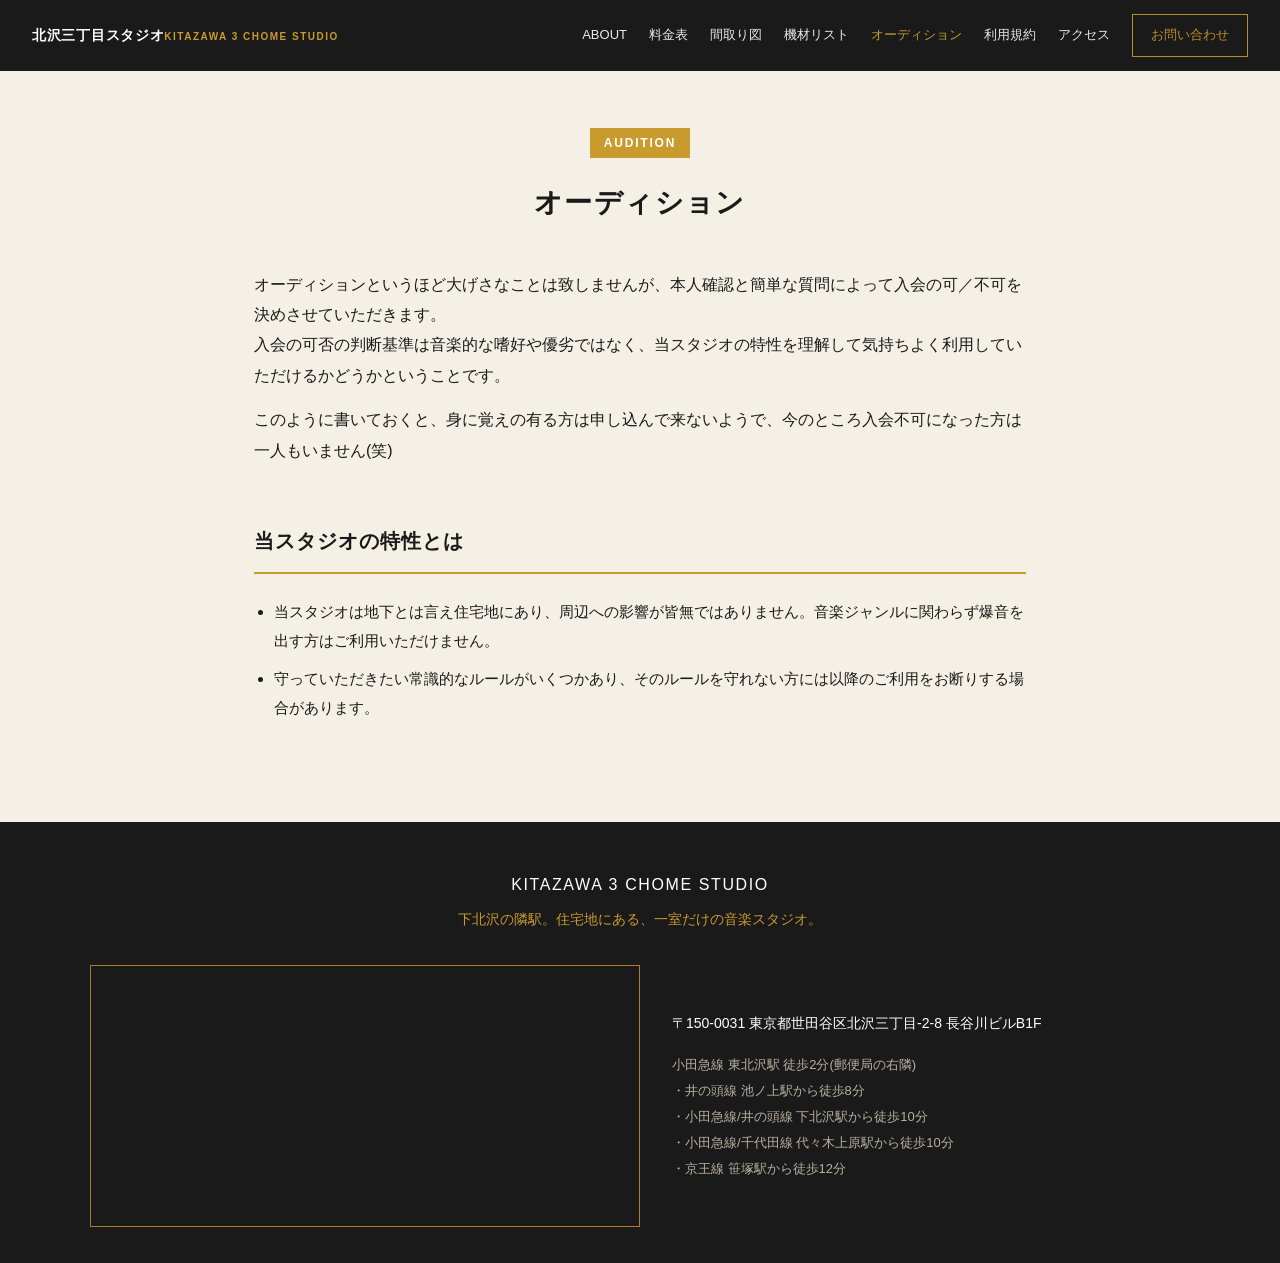
<file: audition.html>
<!DOCTYPE html>
<html lang="ja">
<head>
<meta charset="UTF-8">
<meta name="viewport" content="width=device-width, initial-scale=1">
<title>オーディション | 北沢三丁目スタジオ</title>
<link rel="stylesheet" href="/css/style.css">
</head>
<body>

<div id="site-header"></div>

<div class="page-head">
  <span class="eyebrow-badge">AUDITION</span>
  <h1>オーディション</h1>
</div>

<main>
  <section style="margin-top:0;">
    <p>オーディションというほど大げさなことは致しませんが、本人確認と簡単な質問によって入会の可／不可を決めさせていただきます。<br>
    入会の可否の判断基準は音楽的な嗜好や優劣ではなく、当スタジオの特性を理解して気持ちよく利用していただけるかどうかということです。</p>
    <p style="margin-top:14px;">このように書いておくと、身に覚えの有る方は申し込んで来ないようで、今のところ入会不可になった方は一人もいません(笑)</p>
  </section>

  <section>
    <h2>当スタジオの特性とは</h2>
    <ul style="padding-left:20px;font-size:15px;">
      <li style="margin-bottom:10px;">当スタジオは地下とは言え住宅地にあり、周辺への影響が皆無ではありません。音楽ジャンルに関わらず爆音を出す方はご利用いただけません。</li>
      <li>守っていただきたい常識的なルールがいくつかあり、そのルールを守れない方には以降のご利用をお断りする場合があります。</li>
    </ul>
  </section>
</main>

<div id="site-footer"></div>

<script src="/js/site.js"></script>
</body>
</html>
</file>
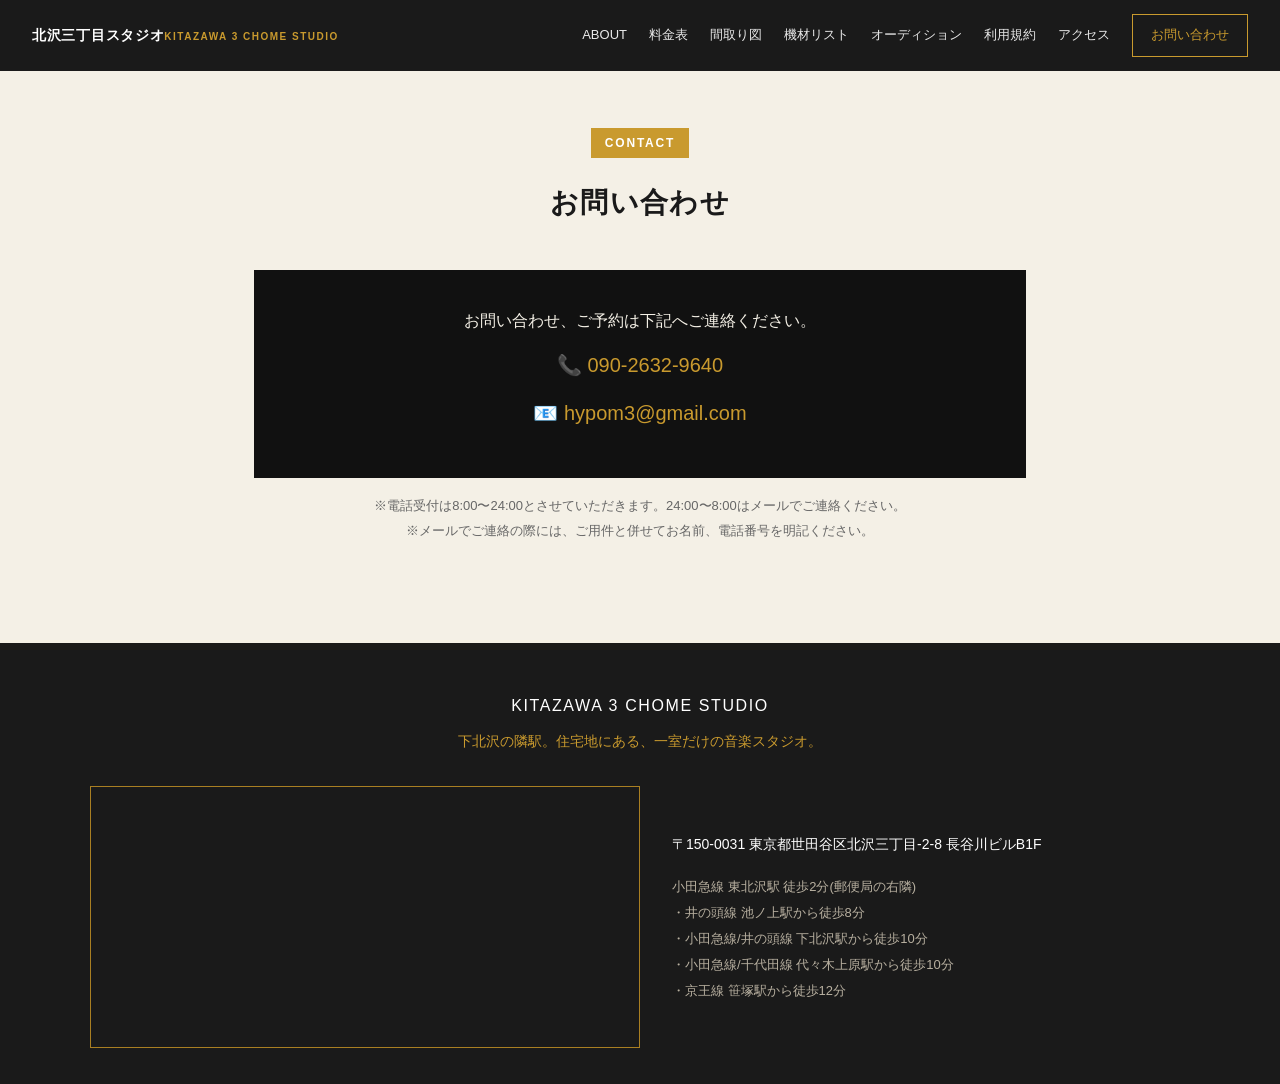
<file: contact.html>
<!DOCTYPE html>
<html lang="ja">
<head>
<meta charset="UTF-8">
<meta name="viewport" content="width=device-width, initial-scale=1">
<title>お問い合わせ | 北沢三丁目スタジオ</title>
<link rel="stylesheet" href="/css/style.css">
</head>
<body>

<div id="site-header"></div>

<div class="page-head">
  <span class="eyebrow-badge">CONTACT</span>
  <h1>お問い合わせ</h1>
</div>

<main>
  <section style="margin-top:0;">
    <div class="contact-box">
      <p>お問い合わせ、ご予約は下記へご連絡ください。</p>
      <div class="line">&#128222; <a href="tel:09026329640">090-2632-9640</a></div>
      <div class="line">&#128231; <a href="mailto:hypom3@gmail.com">hypom3@gmail.com</a></div>
    </div>
    <div class="contact-note">
      ※電話受付は8:00〜24:00とさせていただきます。24:00〜8:00はメールでご連絡ください。<br>
      ※メールでご連絡の際には、ご用件と併せてお名前、電話番号を明記ください。
    </div>
  </section>
</main>

<div id="site-footer"></div>

<script src="/js/site.js"></script>
</body>
</html>
</file>
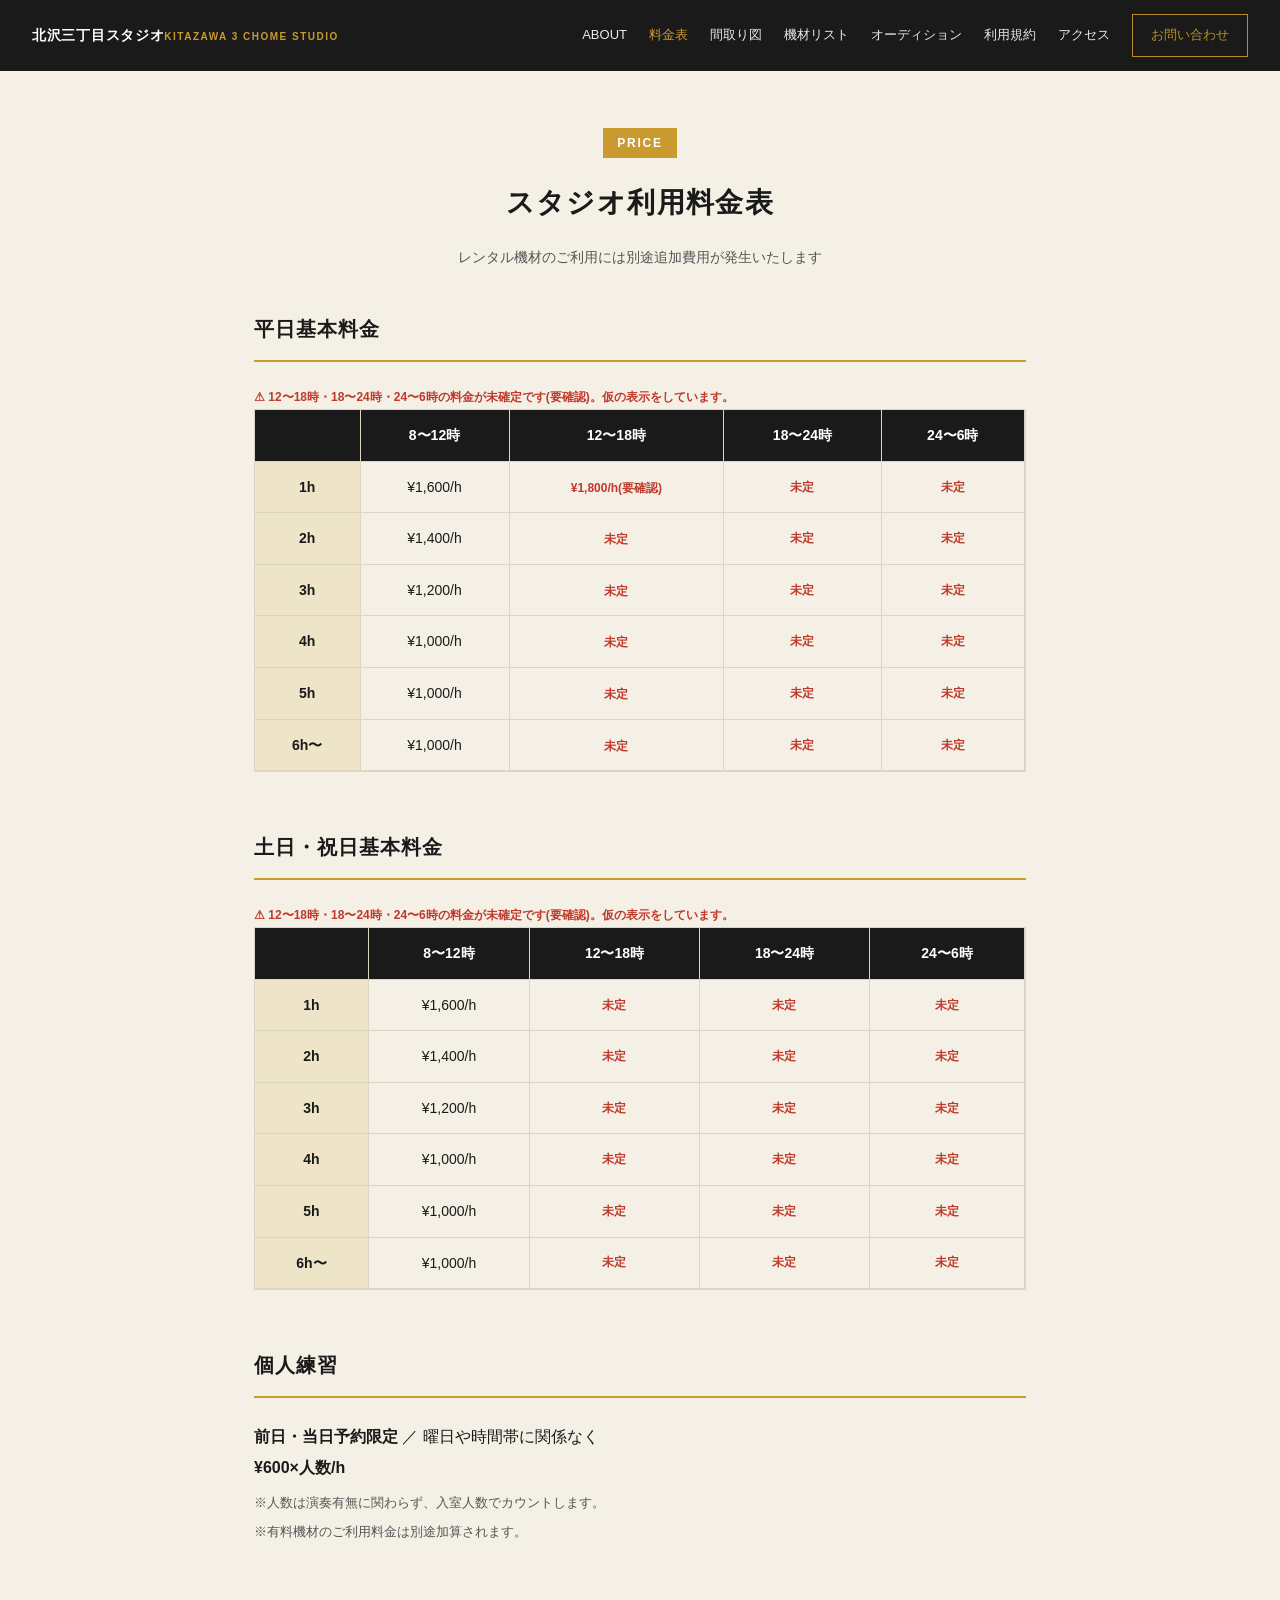
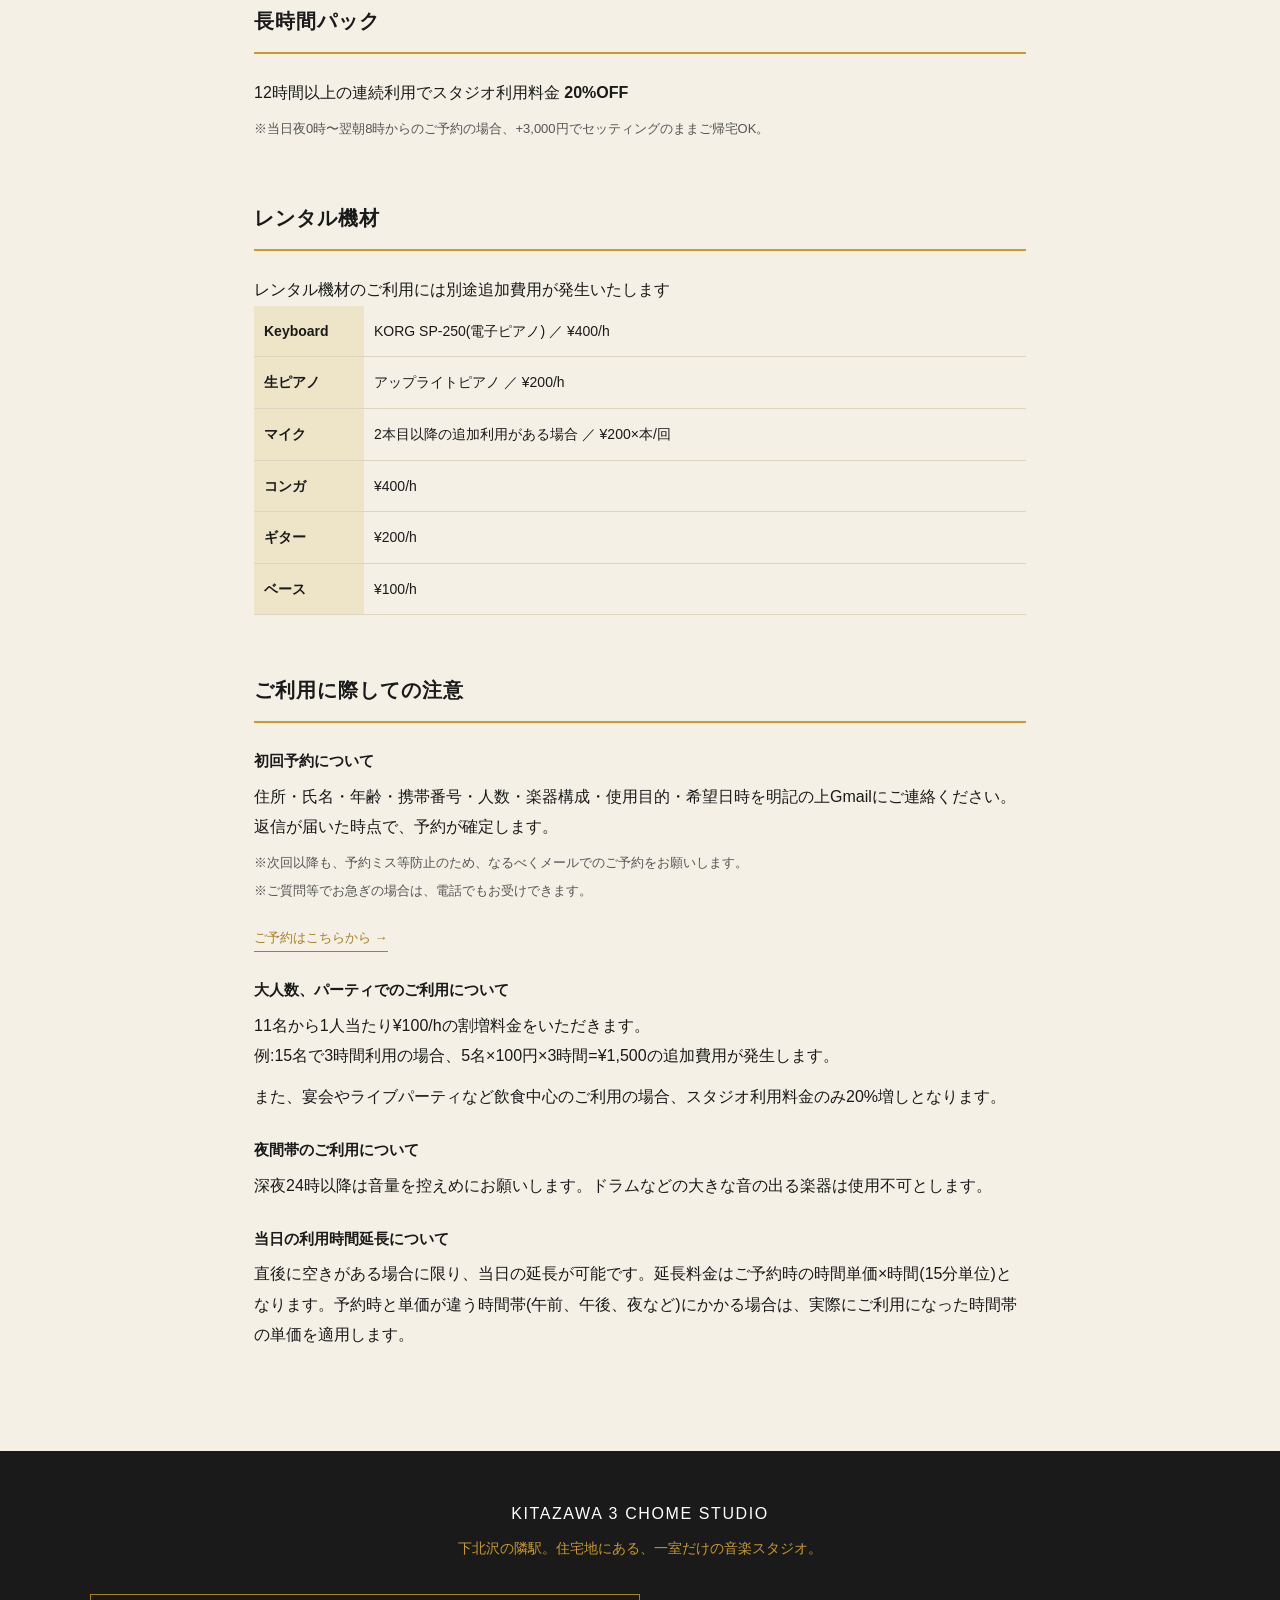
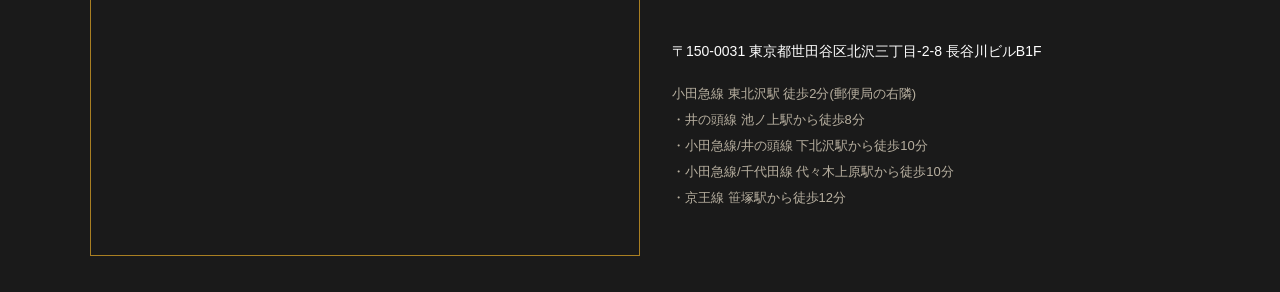
<file: price.html>
<!DOCTYPE html>
<html lang="ja">
<head>
<meta charset="UTF-8">
<meta name="viewport" content="width=device-width, initial-scale=1">
<title>料金表 | 北沢三丁目スタジオ</title>
<link rel="stylesheet" href="/css/style.css">
</head>
<body>

<div id="site-header"></div>

<div class="page-head">
  <span class="eyebrow-badge">PRICE</span>
  <h1>スタジオ利用料金表</h1>
  <p>レンタル機材のご利用には別途追加費用が発生いたします</p>
</div>

<main>
  <section style="margin-top:0;">
    <h2>平日基本料金</h2>
    <p class="todo">&#9888; 12〜18時・18〜24時・24〜6時の料金が未確定です(要確認)。仮の表示をしています。</p>
    <div class="price-table-wrap">
      <table class="price-table">
        <thead>
          <tr><th class="corner"></th><th>8〜12時</th><th>12〜18時</th><th>18〜24時</th><th>24〜6時</th></tr>
        </thead>
        <tbody>
          <tr><th class="row-head">1h</th><td>¥1,600/h</td><td><span class="todo">¥1,800/h(要確認)</span></td><td class="todo">未定</td><td class="todo">未定</td></tr>
          <tr><th class="row-head">2h</th><td>¥1,400/h</td><td><span class="todo">未定</span></td><td class="todo">未定</td><td class="todo">未定</td></tr>
          <tr><th class="row-head">3h</th><td>¥1,200/h</td><td><span class="todo">未定</span></td><td class="todo">未定</td><td class="todo">未定</td></tr>
          <tr><th class="row-head">4h</th><td>¥1,000/h</td><td><span class="todo">未定</span></td><td class="todo">未定</td><td class="todo">未定</td></tr>
          <tr><th class="row-head">5h</th><td>¥1,000/h</td><td><span class="todo">未定</span></td><td class="todo">未定</td><td class="todo">未定</td></tr>
          <tr><th class="row-head">6h〜</th><td>¥1,000/h</td><td><span class="todo">未定</span></td><td class="todo">未定</td><td class="todo">未定</td></tr>
        </tbody>
      </table>
    </div>
  </section>

  <section>
    <h2>土日・祝日基本料金</h2>
    <p class="todo">&#9888; 12〜18時・18〜24時・24〜6時の料金が未確定です(要確認)。仮の表示をしています。</p>
    <div class="price-table-wrap">
      <table class="price-table">
        <thead>
          <tr><th class="corner"></th><th>8〜12時</th><th>12〜18時</th><th>18〜24時</th><th>24〜6時</th></tr>
        </thead>
        <tbody>
          <tr><th class="row-head">1h</th><td>¥1,600/h</td><td class="todo">未定</td><td class="todo">未定</td><td class="todo">未定</td></tr>
          <tr><th class="row-head">2h</th><td>¥1,400/h</td><td class="todo">未定</td><td class="todo">未定</td><td class="todo">未定</td></tr>
          <tr><th class="row-head">3h</th><td>¥1,200/h</td><td class="todo">未定</td><td class="todo">未定</td><td class="todo">未定</td></tr>
          <tr><th class="row-head">4h</th><td>¥1,000/h</td><td class="todo">未定</td><td class="todo">未定</td><td class="todo">未定</td></tr>
          <tr><th class="row-head">5h</th><td>¥1,000/h</td><td class="todo">未定</td><td class="todo">未定</td><td class="todo">未定</td></tr>
          <tr><th class="row-head">6h〜</th><td>¥1,000/h</td><td class="todo">未定</td><td class="todo">未定</td><td class="todo">未定</td></tr>
        </tbody>
      </table>
    </div>
  </section>

  <section>
    <h2>個人練習</h2>
    <p><strong>前日・当日予約限定</strong> ／ 曜日や時間帯に関係なく<br>
    <strong>¥600×人数/h</strong></p>
    <div class="note-list">
      <div>※人数は演奏有無に関わらず、入室人数でカウントします。</div>
      <div>※有料機材のご利用料金は別途加算されます。</div>
    </div>
  </section>

  <section>
    <h2>長時間パック</h2>
    <p>12時間以上の連続利用でスタジオ利用料金 <strong>20%OFF</strong></p>
    <div class="note-list">
      <div>※当日夜0時〜翌朝8時からのご予約の場合、+3,000円でセッティングのままご帰宅OK。</div>
    </div>
  </section>

  <section>
    <h2>レンタル機材</h2>
    <p>レンタル機材のご利用には別途追加費用が発生いたします</p>
    <table class="equip-table">
      <tr><th>Keyboard</th><td>KORG SP-250(電子ピアノ) ／ ¥400/h</td></tr>
      <tr><th>生ピアノ</th><td>アップライトピアノ ／ ¥200/h</td></tr>
      <tr><th>マイク</th><td>2本目以降の追加利用がある場合 ／ ¥200×本/回</td></tr>
      <tr><th>コンガ</th><td>¥400/h</td></tr>
      <tr><th>ギター</th><td>¥200/h</td></tr>
      <tr><th>ベース</th><td>¥100/h</td></tr>
    </table>
  </section>

  <section>
    <h2>ご利用に際しての注意</h2>
    <h3 style="font-size:15px;margin-bottom:6px;">初回予約について</h3>
    <p>住所・氏名・年齢・携帯番号・人数・楽器構成・使用目的・希望日時を明記の上Gmailにご連絡ください。返信が届いた時点で、予約が確定します。</p>
    <div class="note-list">
      <div>※次回以降も、予約ミス等防止のため、なるべくメールでのご予約をお願いします。</div>
      <div>※ご質問等でお急ぎの場合は、電話でもお受けできます。</div>
    </div>
    <p style="margin-top:16px;"><a class="more" href="/contact.html">ご予約はこちらから &rarr;</a></p>

    <h3 style="font-size:15px;margin:24px 0 6px;">大人数、パーティでのご利用について</h3>
    <p>11名から1人当たり¥100/hの割増料金をいただきます。<br>
    例:15名で3時間利用の場合、5名×100円×3時間=¥1,500の追加費用が発生します。</p>
    <p style="margin-top:10px;">また、宴会やライブパーティなど飲食中心のご利用の場合、スタジオ利用料金のみ20%増しとなります。</p>

    <h3 style="font-size:15px;margin:24px 0 6px;">夜間帯のご利用について</h3>
    <p>深夜24時以降は音量を控えめにお願いします。ドラムなどの大きな音の出る楽器は使用不可とします。</p>

    <h3 style="font-size:15px;margin:24px 0 6px;">当日の利用時間延長について</h3>
    <p>直後に空きがある場合に限り、当日の延長が可能です。延長料金はご予約時の時間単価×時間(15分単位)となります。予約時と単価が違う時間帯(午前、午後、夜など)にかかる場合は、実際にご利用になった時間帯の単価を適用します。</p>
  </section>
</main>

<div id="site-footer"></div>

<script src="/js/site.js"></script>
</body>
</html>
</file>
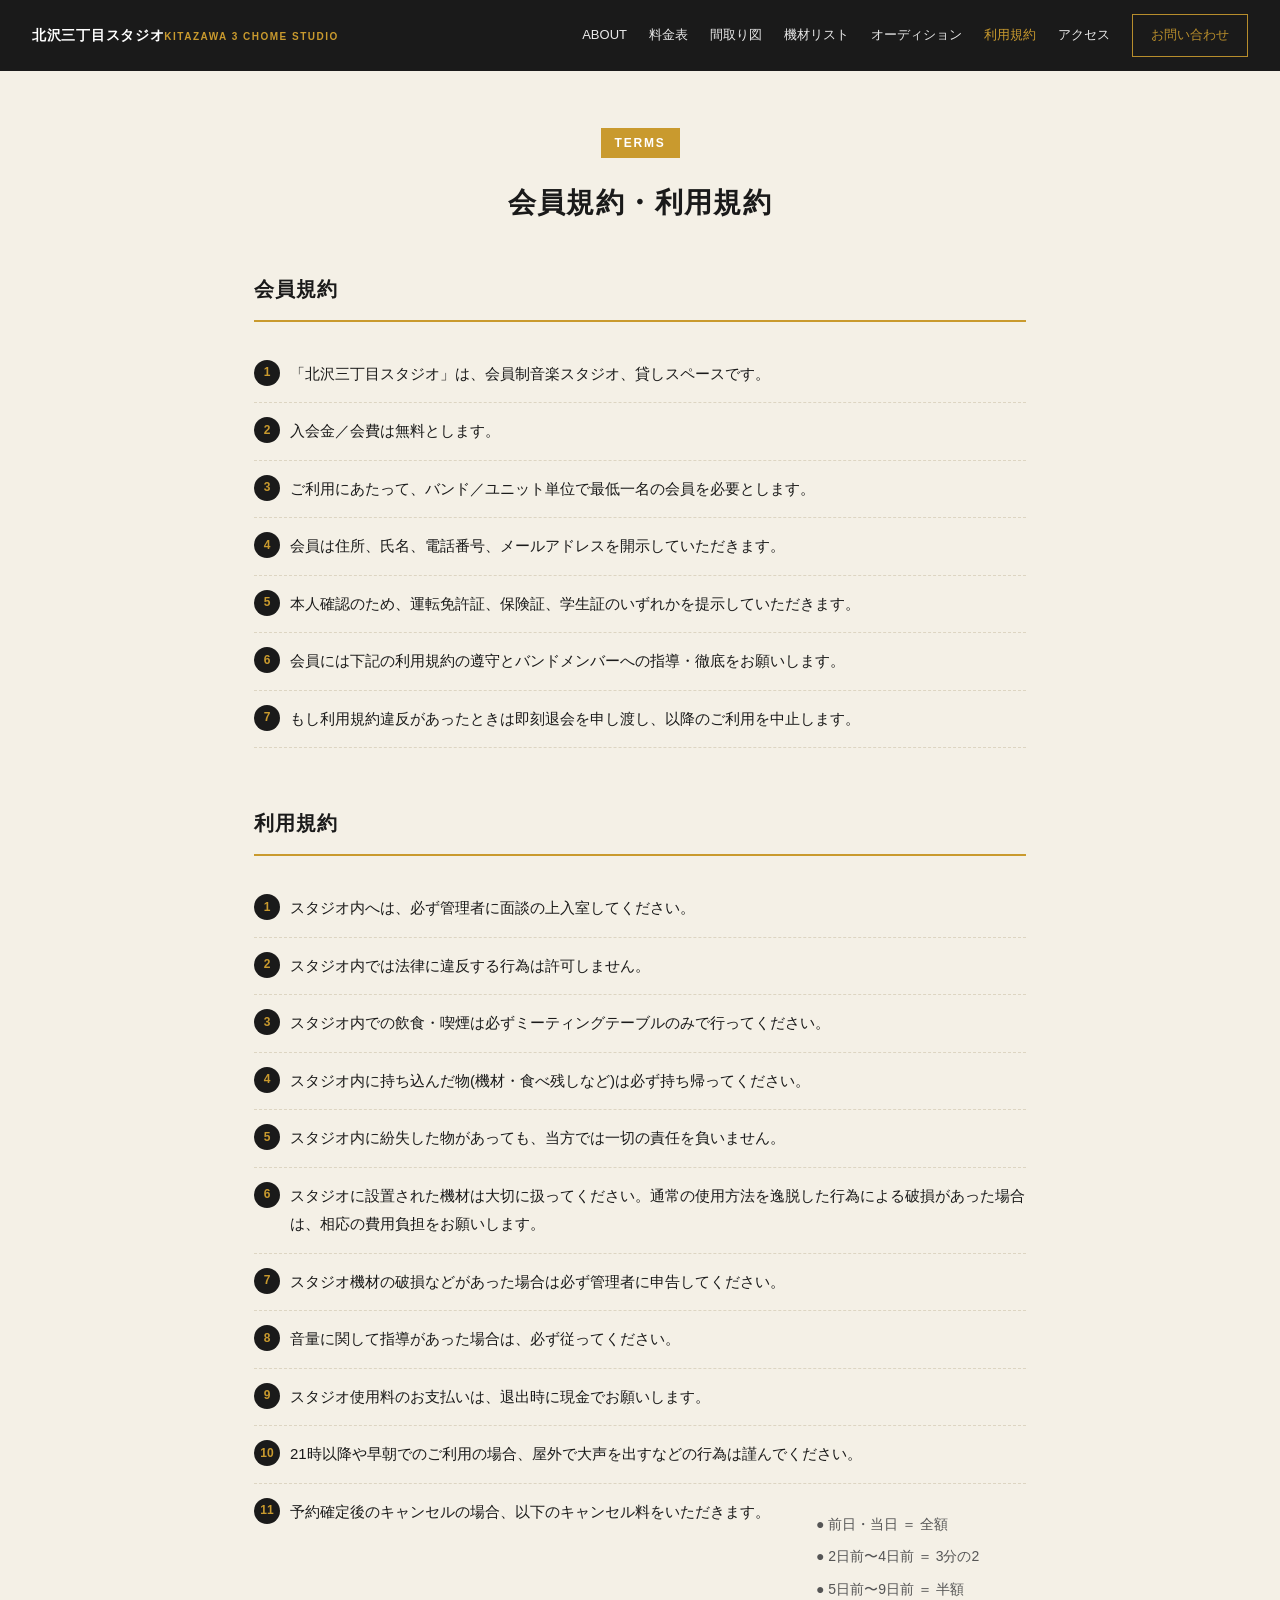
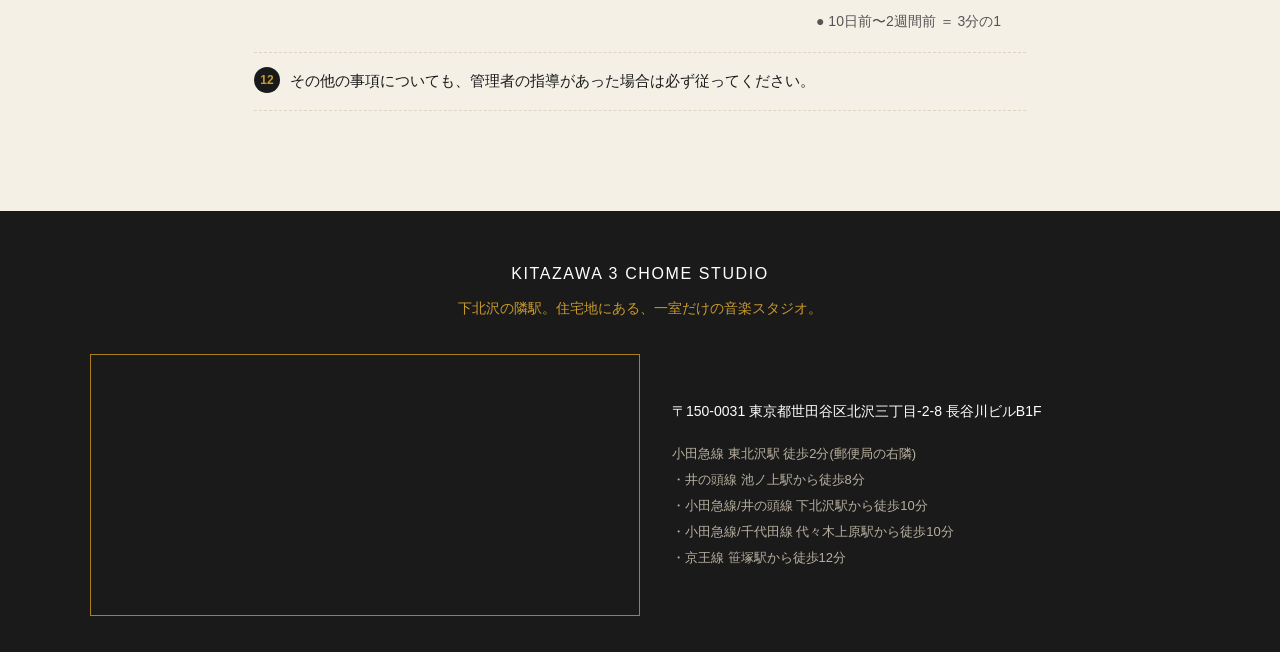
<file: terms.html>
<!DOCTYPE html>
<html lang="ja">
<head>
<meta charset="UTF-8">
<meta name="viewport" content="width=device-width, initial-scale=1">
<title>会員規約・利用規約 | 北沢三丁目スタジオ</title>
<link rel="stylesheet" href="/css/style.css">
</head>
<body>

<div id="site-header"></div>

<div class="page-head">
  <span class="eyebrow-badge">TERMS</span>
  <h1>会員規約・利用規約</h1>
</div>

<main>
  <section style="margin-top:0;">
    <h2>会員規約</h2>
    <ol class="terms-list">
      <li>「北沢三丁目スタジオ」は、会員制音楽スタジオ、貸しスペースです。</li>
      <li>入会金／会費は無料とします。</li>
      <li>ご利用にあたって、バンド／ユニット単位で最低一名の会員を必要とします。</li>
      <li>会員は住所、氏名、電話番号、メールアドレスを開示していただきます。</li>
      <li>本人確認のため、運転免許証、保険証、学生証のいずれかを提示していただきます。</li>
      <li>会員には下記の利用規約の遵守とバンドメンバーへの指導・徹底をお願いします。</li>
      <li>もし利用規約違反があったときは即刻退会を申し渡し、以降のご利用を中止します。</li>
    </ol>
  </section>

  <section>
    <h2>利用規約</h2>
    <ol class="terms-list">
      <li>スタジオ内へは、必ず管理者に面談の上入室してください。</li>
      <li>スタジオ内では法律に違反する行為は許可しません。</li>
      <li>スタジオ内での飲食・喫煙は必ずミーティングテーブルのみで行ってください。</li>
      <li>スタジオ内に持ち込んだ物(機材・食べ残しなど)は必ず持ち帰ってください。</li>
      <li>スタジオ内に紛失した物があっても、当方では一切の責任を負いません。</li>
      <li>スタジオに設置された機材は大切に扱ってください。通常の使用方法を逸脱した行為による破損があった場合は、相応の費用負担をお願いします。</li>
      <li>スタジオ機材の破損などがあった場合は必ず管理者に申告してください。</li>
      <li>音量に関して指導があった場合は、必ず従ってください。</li>
      <li>スタジオ使用料のお支払いは、退出時に現金でお願いします。</li>
      <li>21時以降や早朝でのご利用の場合、屋外で大声を出すなどの行為は謹んでください。</li>
      <li>
        予約確定後のキャンセルの場合、以下のキャンセル料をいただきます。
        <div class="cancel-fee">
          <div>● 前日・当日 ＝ 全額</div>
          <div>● 2日前〜4日前 ＝ 3分の2</div>
          <div>● 5日前〜9日前 ＝ 半額</div>
          <div>● 10日前〜2週間前 ＝ 3分の1</div>
        </div>
      </li>
      <li>その他の事項についても、管理者の指導があった場合は必ず従ってください。</li>
    </ol>
  </section>
</main>

<div id="site-footer"></div>

<script src="/js/site.js"></script>
</body>
</html>
</file>
<file: css/style.css>
/* ==========================================================
   北沢三丁目スタジオ - 共通スタイルシート
   ========================================================== */
:root{
  --bg-cream:#f4f0e6;
  --ink:#1a1a1a;
  --gold:#c99a2e;
  --gold-deep:#a97f22;
  --line:#ddd5c2;
  --todo:#c0392b;
}
*{box-sizing:border-box;margin:0;padding:0;}
body{
  font-family:"Hiragino Kaku Gothic ProN","Yu Gothic",sans-serif;
  background:var(--bg-cream);
  color:var(--ink);
  line-height:1.9;
}
a{color:inherit;text-decoration:none;}
img{max-width:100%;display:block;}

/* ---------- Header ---------- */
header{
  background:var(--ink);
  color:#fff;
  display:flex;
  align-items:center;
  justify-content:space-between;
  padding:14px 32px;
  position:sticky;
  top:0;
  z-index:100;
}
.logo{display:flex;flex-direction:column;font-weight:700;font-size:14px;letter-spacing:.05em;}
.logo small{font-size:10px;color:var(--gold);letter-spacing:.15em;}
nav{display:flex;align-items:center;gap:22px;font-size:13px;flex-wrap:wrap;}
nav a{opacity:.9;white-space:nowrap;}
nav a:hover,nav a.active{opacity:1;color:var(--gold);}
.nav-contact{border:1px solid var(--gold);color:var(--gold);padding:8px 18px;}
.menu-toggle{display:none;background:none;border:none;color:#fff;font-size:22px;cursor:pointer;}

/* ---------- Hero ---------- */
.hero{
  position:relative;
  min-height:340px;
  background:#2a2a2a url('/img/hero-studio.jpg') center/cover no-repeat;
  display:flex;
  flex-direction:column;
  align-items:center;
  justify-content:center;
  text-align:center;
  color:#fff;
  padding:60px 24px;
}
.hero::after{content:"";position:absolute;inset:0;background:rgba(0,0,0,.35);}
.hero > *{position:relative;z-index:1;}
.hero .eyebrow{color:var(--gold);letter-spacing:.15em;font-size:13px;margin-bottom:10px;}
.hero h1{font-size:26px;line-height:1.6;}

.info-bar{
  background:#111;
  color:#e8e2d2;
  display:flex;
  flex-wrap:wrap;
  align-items:center;
  justify-content:space-between;
  padding:12px 32px;
  font-size:13px;
  gap:8px;
}
.info-bar .catch{color:var(--gold);}

/* ---------- Page head ---------- */
.page-head{
  max-width:820px;
  margin:56px auto 0;
  padding:0 24px;
  text-align:center;
}
.eyebrow-badge{
  display:inline-block;
  background:var(--gold);
  color:#fff;
  font-size:12px;
  letter-spacing:.15em;
  font-weight:700;
  padding:4px 14px;
  margin-bottom:18px;
}
.page-head h1{font-size:28px;letter-spacing:.05em;}
.page-head p{margin-top:14px;color:#555;font-size:14px;}

main{max-width:820px;margin:0 auto;padding:40px 24px 100px;}

/* ---------- Sections ---------- */
section{margin-top:56px;}
section h2{
  font-size:20px;
  border-bottom:2px solid var(--gold);
  padding-bottom:12px;
  margin-bottom:24px;
  letter-spacing:.05em;
}
.feature-list{display:flex;flex-direction:column;gap:36px;}
.feature{display:flex;gap:20px;align-items:flex-start;}
.feature img{width:140px;height:100px;object-fit:cover;flex:0 0 auto;background:#e5ddc8;}
.feature h3{font-size:16px;margin-bottom:8px;}
.feature p{font-size:14px;color:#444;}
.feature a.more{display:inline-block;margin-top:8px;font-size:12px;color:var(--gold-deep);border-bottom:1px solid var(--gold-deep);}
a.more{display:inline-block;font-size:13px;color:var(--gold-deep);border-bottom:1px solid var(--gold-deep);}

/* ---------- Terms lists ---------- */
ol.terms-list{list-style:none;counter-reset:item;}
ol.terms-list > li{
  counter-increment:item;
  display:flex;gap:10px;
  padding:14px 0;
  border-bottom:1px dashed var(--line);
  font-size:15px;
}
ol.terms-list > li::before{
  content:counter(item);
  flex:0 0 auto;width:26px;height:26px;border-radius:50%;
  background:var(--ink);color:var(--gold);font-size:12px;font-weight:700;
  display:flex;align-items:center;justify-content:center;
}
.cancel-fee{margin-top:10px;padding-left:36px;font-size:14px;color:#555;}
.cancel-fee div{padding:3px 0;}

/* ---------- Price table ---------- */
.price-table-wrap{overflow-x:auto;border:1px solid var(--line);margin-bottom:16px;}
table.price-table{border-collapse:collapse;width:100%;min-width:640px;font-size:14px;}
table.price-table th, table.price-table td{
  padding:12px 14px;text-align:center;
  border-bottom:1px solid var(--line);border-right:1px solid var(--line);
  white-space:nowrap;
}
table.price-table thead th{background:var(--ink);color:#fff;font-weight:600;}
table.price-table th.row-head{position:sticky;left:0;z-index:2;background:#eee4c8;font-weight:700;}
table.price-table thead th.corner{position:sticky;left:0;z-index:3;background:var(--ink);}
.todo{color:var(--todo);font-weight:700;font-size:12px;}
.note-list{font-size:13px;color:#555;margin-top:6px;}
.note-list div{padding:2px 0;}

/* ---------- Equipment table ---------- */
table.equip-table{width:100%;border-collapse:collapse;font-size:14px;margin-bottom:8px;}
table.equip-table th,table.equip-table td{
  padding:12px 10px;border-bottom:1px solid var(--line);
  text-align:left;vertical-align:top;
}
table.equip-table th{width:110px;background:#eee4c8;}

/* ---------- Gallery ---------- */
.gallery-grid{display:grid;grid-template-columns:repeat(auto-fit,minmax(220px,1fr));gap:12px;}
.gallery-grid img{width:100%;height:200px;object-fit:cover;background:#e5ddc8;}

/* ---------- Carousel ---------- */
.carousel{position:relative;overflow:hidden;background:#111;}
.carousel-track{display:flex;transition:transform .5s ease;}
.carousel-slide{flex:0 0 100%;}
.carousel-slide img{width:100%;height:420px;object-fit:contain;background:#111;}
.carousel-controls{display:flex;justify-content:center;gap:14px;padding:16px 0;background:#111;}
.carousel-controls button{
  width:40px;height:40px;border-radius:50%;
  border:1px solid var(--gold);background:transparent;color:var(--gold);
  font-size:16px;cursor:pointer;line-height:1;
}
.carousel-controls button:hover{background:var(--gold);color:#111;}

/* ---------- Contact ---------- */
.contact-box{background:#111;color:#f4f0e6;padding:36px;text-align:center;}
.contact-box .line{font-size:20px;margin:10px 0;}
.contact-box a{color:var(--gold);}
.contact-note{font-size:13px;color:#666;margin-top:16px;text-align:center;}

/* ---------- Footer ---------- */
footer{
  background:var(--ink);color:#efe9da;
  padding:48px 32px 36px;font-size:13px;
}
footer .footer-top{text-align:center;margin-bottom:32px;}
footer .brand{font-size:16px;letter-spacing:.1em;margin-bottom:6px;color:#fff;}
footer .catch{color:var(--gold);font-size:14px;}
footer .footer-body{
  display:flex;
  max-width:1100px;
  margin:0 auto;
}
footer .footer-map{
  flex:0 0 50%;
  border:1px solid var(--gold-deep);
}
footer .footer-map iframe{
  width:100%;height:100%;min-height:260px;display:block;border:0;
}
footer .footer-info{
  flex:0 0 50%;
  padding:24px 32px;
  display:flex;
  flex-direction:column;
  justify-content:center;
  line-height:1.9;
}
footer .addr{color:#fff;font-size:14px;margin-bottom:16px;}
footer .access{color:#b8b0a0;line-height:2;}

/* ---------- Responsive ---------- */
@media (max-width:760px){
  nav{
    position:fixed;top:56px;left:0;right:0;
    background:var(--ink);
    flex-direction:column;align-items:flex-start;
    padding:16px 24px;gap:16px;
    display:none;
  }
  nav.open{display:flex;}
  .menu-toggle{display:block;}
  .info-bar{flex-direction:column;align-items:flex-start;}
  .page-head{margin-top:36px;}
  .page-head h1{font-size:22px;}
  .feature{flex-direction:column;}
  .feature img{width:100%;height:180px;}
  ol.terms-list > li{font-size:14px;}
  .hero h1{font-size:20px;}
  .carousel-slide img{height:260px;}
  footer{padding:36px 16px 28px;}
  footer .footer-body{flex-direction:column;}
  footer .footer-map{flex:none;width:100%;border:1px solid var(--gold-deep);}
  footer .footer-map iframe{min-height:220px;}
  footer .footer-info{flex:none;width:100%;padding:20px 8px;}
}
</file>
